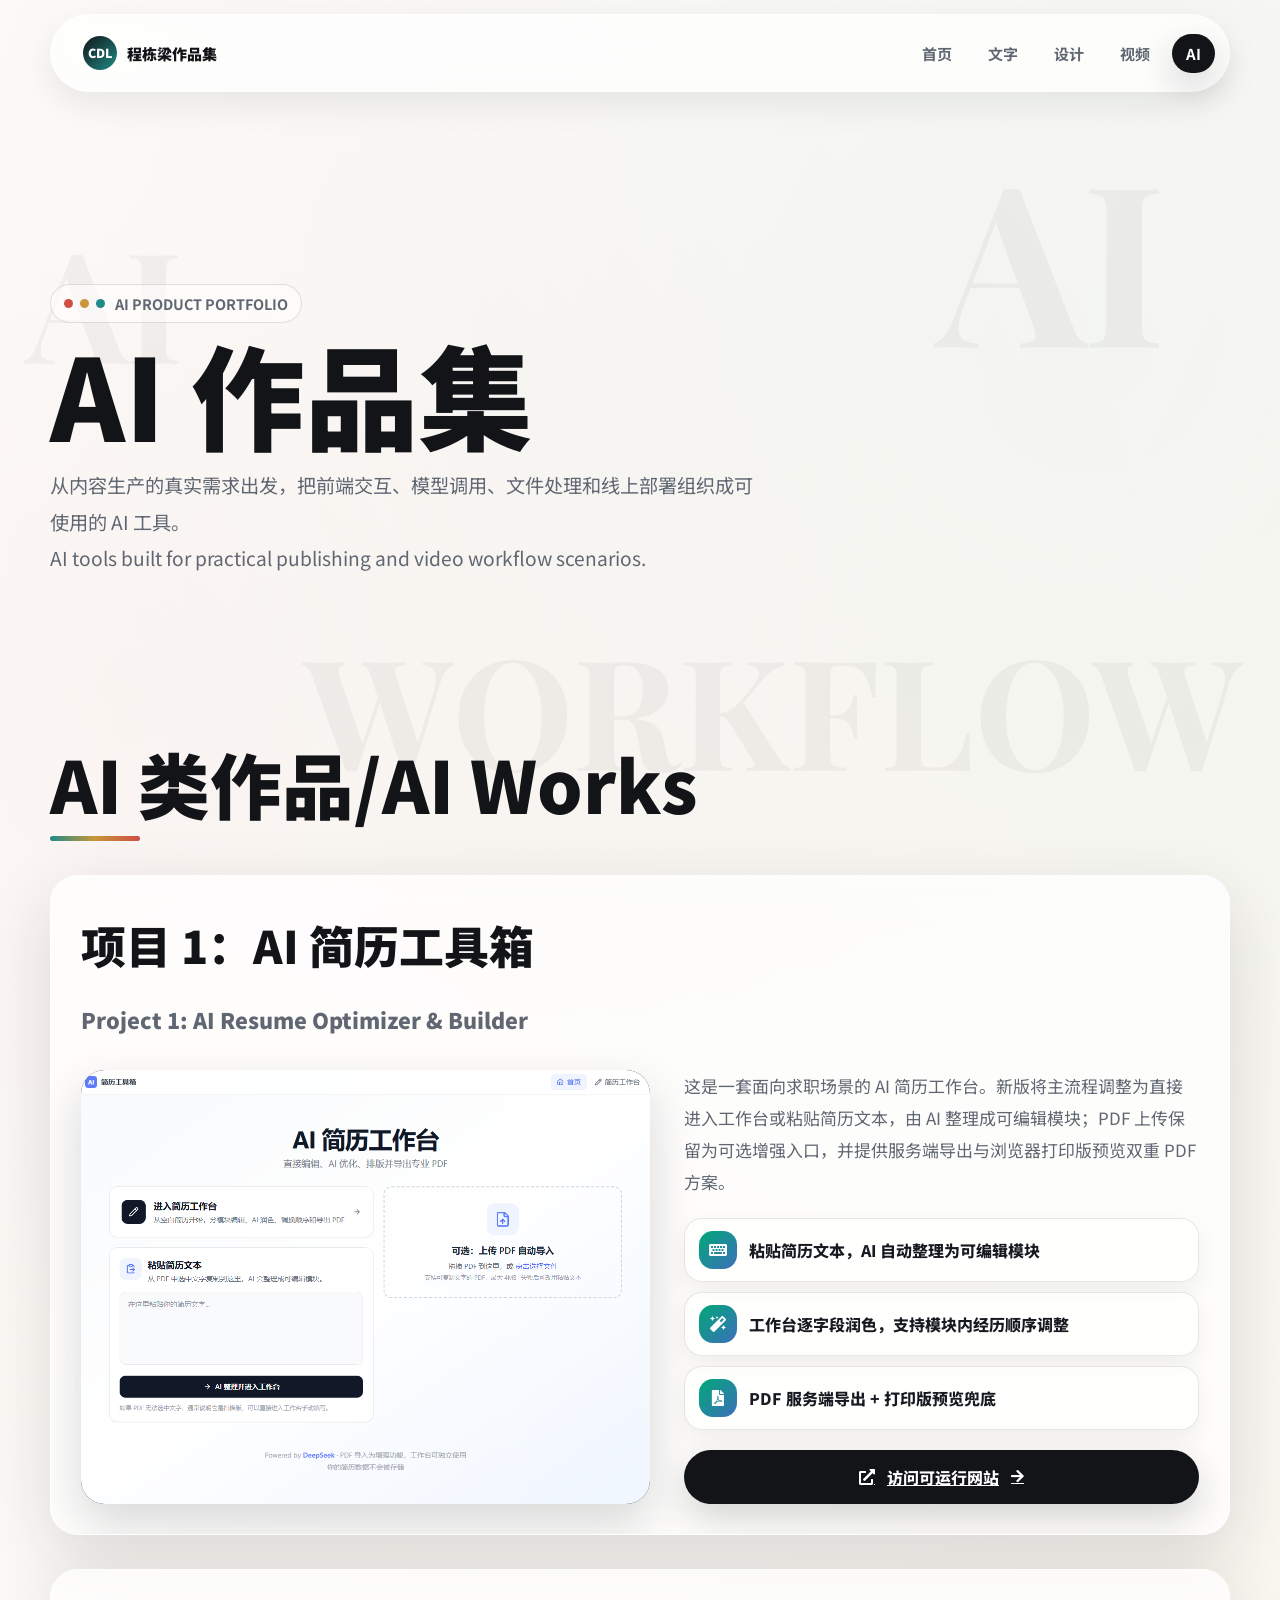
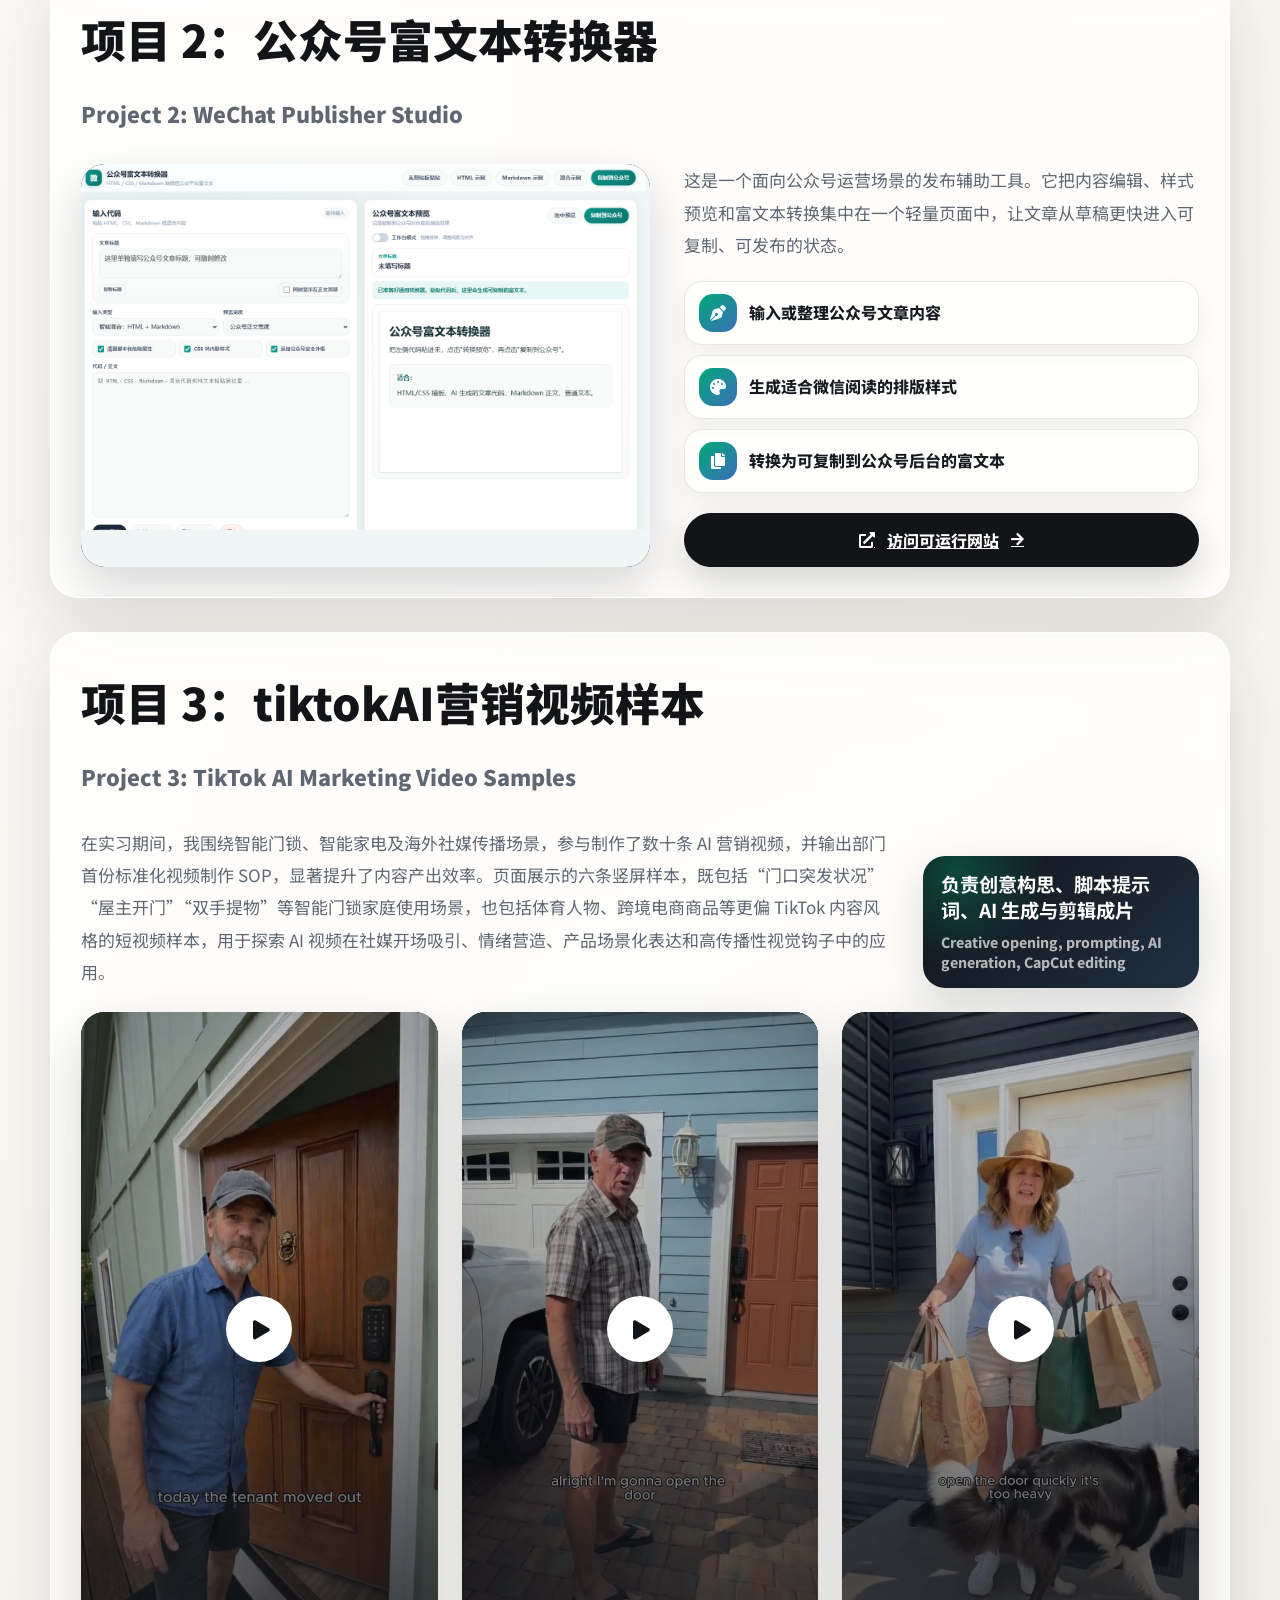
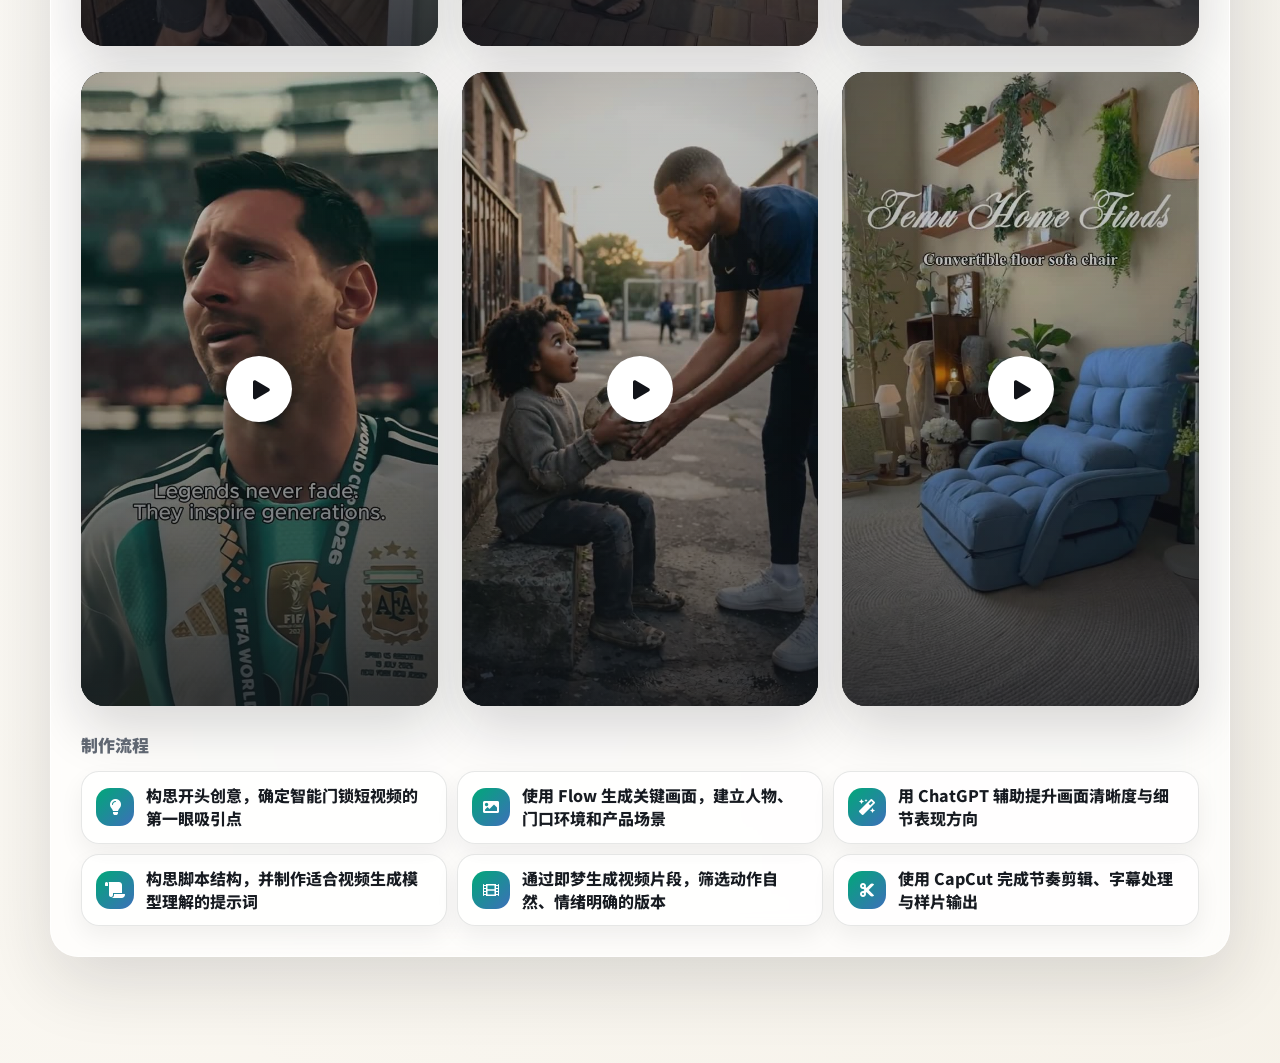
<file: ai.html>
<!DOCTYPE html>
<html lang="zh-CN">
<head>
    <meta charset="UTF-8">
    <meta name="viewport" content="width=device-width, initial-scale=1.0">
    <title>AI 作品集 | 程栋梁作品集</title>
    <link rel="preconnect" href="https://fonts.googleapis.com">
    <link rel="preconnect" href="https://fonts.gstatic.com" crossorigin>
    <link href="https://fonts.googleapis.com/css2?family=Noto+Sans+SC:wght@400;500;700;900&family=Playfair+Display:wght@600;700&display=swap" rel="stylesheet">
    <link rel="stylesheet" href="https://cdnjs.cloudflare.com/ajax/libs/font-awesome/5.15.3/css/all.min.css">
    <link rel="stylesheet" href="portfolio-refresh.css">
    <style>
        html {
            overflow-x: hidden;
        }

        body.ai-trend {
            --accent-1: #00a878;
            --accent-2: #3d6fba;
            --accent-3: #c9973a;
            --trend-a: rgba(0,168,120,0.22);
            --trend-b: rgba(61,111,186,0.22);
            --trend-c: rgba(201,151,58,0.18);
            margin: 0;
            overflow-x: hidden;
        }

        body.ai-trend .trend-nav .brand i,
        body.ai-trend .project:after,
        body.ai-trend h3:before,
        body.ai-trend .project-link:hover {
            background: linear-gradient(135deg, var(--accent-1), var(--accent-2));
        }

        .scroll-progress {
            position: fixed;
            top: 0;
            left: 0;
            z-index: 200;
            width: 0;
            height: 4px;
            background: linear-gradient(90deg, var(--accent-1), var(--accent-3), var(--accent-2));
            box-shadow: 0 0 18px rgba(0,168,120,0.32);
        }

        .floating-element {
            position: fixed;
            z-index: -1;
            color: rgba(17,19,24,0.045);
            font-family: "Playfair Display", serif;
            font-size: clamp(4rem, 12vw, 10rem);
            font-weight: 700;
            letter-spacing: 0;
            pointer-events: none;
        }

        .floating-element.fe-1 {
            left: 2vw;
            top: 22vh;
        }

        .floating-element.fe-2 {
            right: 3vw;
            bottom: 10vh;
        }

        .fade-in,
        .ai-overview {
            opacity: 0;
            transform: translateY(22px);
            transition: opacity 0.65s ease, transform 0.65s cubic-bezier(.2,.8,.2,1);
        }

        .fade-in.is-visible,
        .ai-overview.is-visible {
            opacity: 1;
            transform: translateY(0);
        }

        body.ai-trend header {
            position: relative;
            display: grid;
            grid-template-columns: minmax(0, 1fr);
            align-items: end;
            gap: clamp(22px, 4vw, 44px);
        }

        body.ai-trend header:after {
            content: "AI";
            position: absolute;
            right: clamp(24px, 5vw, 76px);
            top: clamp(18px, 4vw, 52px);
            color: rgba(255,255,255,0.08);
            font-family: "Playfair Display", serif;
            font-size: clamp(6rem, 18vw, 14rem);
            font-weight: 700;
            line-height: 1;
            pointer-events: none;
        }

        .home-link {
            display: inline-flex;
            align-items: center;
            gap: 9px;
            margin-bottom: 22px;
            padding: 10px 14px;
            border-radius: 999px;
            color: white;
            background: rgba(255,255,255,0.14);
            text-decoration: none;
            font-weight: 700;
            transition: transform 0.22s ease, background 0.22s ease;
        }

        .home-link:hover {
            transform: translateY(-2px);
            background: rgba(255,255,255,0.22);
        }

        .ai-badge {
            display: inline-flex;
            width: fit-content;
            align-items: center;
            gap: 10px;
            margin-bottom: 18px;
            padding: 10px 14px;
            border-radius: 999px;
            color: #111318;
            background: linear-gradient(135deg, #ffffff, #f1ede4);
            font-weight: 900;
            letter-spacing: 0;
        }

        body.ai-trend .subtitle {
            max-width: 760px;
            color: rgba(255,255,255,0.78);
            font-size: clamp(1rem, 1.8vw, 1.18rem);
            line-height: 1.85;
        }

        .ai-overview {
            margin-bottom: 34px;
        }

        .ai-overview p {
            max-width: 920px;
            margin: 0 auto;
            color: #535b68;
            font-size: clamp(1rem, 1.6vw, 1.14rem);
            line-height: 1.9;
            text-align: center;
        }

        body.ai-trend .project {
            padding: clamp(18px, 3vw, 30px);
        }

        .ai-project-layout {
            display: grid;
            grid-template-columns: minmax(0, 1.05fr) minmax(320px, 0.95fr);
            gap: clamp(20px, 3vw, 34px);
            align-items: stretch;
        }

        .ai-preview {
            position: relative;
            min-height: 360px;
            overflow: hidden;
            border-radius: 24px;
            background: #111318;
            box-shadow: 0 20px 48px rgba(17,19,24,0.16);
        }

        .ai-preview img {
            width: 100%;
            height: 100%;
            min-height: 360px;
            object-fit: cover;
            object-position: top center;
            transition: transform 0.7s ease;
        }

        .ai-preview:hover img {
            transform: scale(1.04);
        }

        .ai-detail {
            display: flex;
            flex-direction: column;
            justify-content: space-between;
            gap: 20px;
            min-width: 0;
        }

        .ai-detail p {
            margin: 0;
            color: #535b68;
            line-height: 1.9;
        }

        .workflow-grid {
            display: grid;
            gap: 10px;
        }

        .workflow-step {
            display: grid;
            grid-template-columns: 38px minmax(0, 1fr);
            gap: 12px;
            align-items: center;
            padding: 12px 14px;
            border: 1px solid rgba(17,19,24,0.1);
            border-radius: 18px;
            background: rgba(255,255,255,0.72);
            box-shadow: 0 10px 24px rgba(17,19,24,0.06);
        }

        .workflow-step i {
            display: grid;
            place-items: center;
            width: 38px;
            height: 38px;
            border-radius: 14px;
            color: white;
            background: linear-gradient(135deg, var(--accent-1), var(--accent-2));
        }

        .workflow-step span {
            color: #171B21;
            font-weight: 800;
            line-height: 1.45;
        }

        .ai-video-project {
            overflow: hidden;
        }

        .ai-video-intro {
            display: grid;
            grid-template-columns: minmax(0, 1fr) minmax(260px, 0.34fr);
            gap: clamp(18px, 3vw, 30px);
            align-items: end;
            margin-bottom: 24px;
        }

        .ai-video-intro p {
            margin: 0;
            max-width: 860px;
            color: #535b68;
            line-height: 1.9;
        }

        .ai-video-role {
            padding: 16px 18px;
            border-radius: 22px;
            color: white;
            background:
                radial-gradient(circle at 12% 12%, rgba(0,168,120,0.34), transparent 34%),
                linear-gradient(135deg, #111318, #203040);
            box-shadow: 0 18px 42px rgba(17,19,24,0.15);
        }

        .ai-video-role strong,
        .ai-video-role span {
            display: block;
        }

        .ai-video-role strong {
            font-size: 1.2rem;
            line-height: 1.35;
        }

        .ai-video-role span {
            margin-top: 8px;
            color: rgba(255,255,255,0.68);
            font-size: 0.88rem;
            font-weight: 800;
        }

        .ai-video-showcase {
            display: grid;
            grid-template-columns: repeat(3, minmax(0, 1fr));
            gap: clamp(14px, 2.4vw, 24px);
            margin: 20px 0 26px;
        }

        .ai-video-card {
            min-width: 0;
        }

        .ai-video-frame {
            position: relative;
            display: block;
            aspect-ratio: 9 / 16;
            overflow: hidden;
            border-radius: 24px;
            background: #111318;
            box-shadow: 0 22px 54px rgba(17,19,24,0.16);
        }

        .ai-video-frame img,
        .ai-video-frame video {
            width: 100%;
            height: 100%;
            object-fit: cover;
            transition: transform 0.7s ease;
        }

        .ai-video-frame:hover img,
        .ai-video-frame:hover video {
            transform: scale(1.04);
        }

        .ai-video-frame video {
            display: block;
            cursor: pointer;
        }

        .ai-video-frame video::-webkit-media-controls {
            z-index: 2;
        }

        .video-placeholder {
            position: absolute;
            inset: 0;
            display: grid;
            place-items: center;
            padding: 22px;
            border: 0;
            color: white;
            background: #111318;
            cursor: pointer;
            font: inherit;
            text-align: center;
            overflow: hidden;
        }

        .video-placeholder:after {
            content: "";
            position: absolute;
            inset: 0;
            background:
                linear-gradient(to bottom, rgba(17,19,24,0.04), rgba(17,19,24,0.62)),
                radial-gradient(circle at 50% 42%, transparent 0%, rgba(17,19,24,0.18) 54%, rgba(17,19,24,0.5) 100%);
        }

        .video-placeholder img {
            position: absolute;
            inset: 0;
            width: 100%;
            height: 100%;
            object-fit: cover;
        }

        .video-placeholder span {
            position: relative;
            z-index: 1;
            display: grid;
            place-items: center;
            width: 66px;
            height: 66px;
            border-radius: 50%;
            color: #111318;
            background: white;
            box-shadow: 0 16px 34px rgba(0,0,0,0.2);
        }

        .video-placeholder span i {
            margin-left: 4px;
            font-size: 1.2rem;
        }


        .ai-process-title {
            margin: 6px 0 14px;
            color: #111318;
            font-size: 1.15rem;
            font-weight: 900;
        }

        .ai-process-grid {
            grid-template-columns: repeat(3, minmax(0, 1fr));
        }

        .ai-actions {
            display: grid;
            grid-template-columns: minmax(0, 1fr);
            gap: 12px;
        }

        body.ai-trend .project-link {
            position: relative;
            display: inline-flex;
            align-items: center;
            justify-content: center;
            gap: 12px;
            width: 100%;
            min-height: 58px;
            margin: 0;
            overflow: hidden;
            border-radius: 18px;
            color: white;
            background:
                linear-gradient(135deg, rgba(0,168,120,0.98), rgba(61,111,186,0.98)),
                radial-gradient(circle at 16% 0%, rgba(255,255,255,0.28), transparent 34%);
            box-shadow: 0 18px 36px rgba(0,168,120,0.18), 0 10px 24px rgba(61,111,186,0.16);
            font-size: 1rem;
            font-weight: 900;
            letter-spacing: 0;
            text-align: center;
            transition: transform 0.24s ease, box-shadow 0.24s ease, filter 0.24s ease;
        }

        body.ai-trend .project-link:before {
            content: "";
            position: absolute;
            inset: 0;
            background: linear-gradient(90deg, transparent, rgba(255,255,255,0.28), transparent);
            transform: translateX(-120%);
            transition: transform 0.5s ease;
        }

        body.ai-trend .project-link:after {
            content: "\f061";
            position: relative;
            z-index: 1;
            font-family: "Font Awesome 5 Free";
            font-weight: 900;
            font-size: 0.92rem;
            transition: transform 0.24s ease;
        }

        body.ai-trend .project-link i,
        body.ai-trend .project-link span {
            position: relative;
            z-index: 1;
        }

        body.ai-trend .project-link:hover {
            color: white;
            filter: saturate(1.08);
            transform: translateY(-3px);
            box-shadow: 0 22px 44px rgba(0,168,120,0.22), 0 14px 30px rgba(61,111,186,0.2);
        }

        body.ai-trend .project-link:hover:before {
            transform: translateX(120%);
        }

        body.ai-trend .project-link:hover:after {
            transform: translateX(4px);
        }

        body.ai-trend footer {
            margin-bottom: 28px;
        }

        @media (max-width: 980px) {
            body.ai-trend header,
            .ai-project-layout {
                grid-template-columns: 1fr;
            }

            .ai-actions {
                grid-template-columns: 1fr;
            }

            .ai-video-intro,
            .ai-process-grid {
                grid-template-columns: 1fr;
            }
        }

        @media (max-width: 640px) {
            .ai-preview,
            .ai-preview img {
                min-height: 280px;
            }

            .ai-video-showcase {
                grid-template-columns: 1fr;
            }

            .ai-video-frame {
                max-height: 560px;
            }

            .workflow-step {
                grid-template-columns: 34px minmax(0, 1fr);
            }

            .workflow-step i {
                width: 34px;
                height: 34px;
            }
        }
    </style>
</head>
<body class="trend-page ai-trend">
    <div class="scroll-progress"></div>
    <nav class="trend-nav" aria-label="作品分类导航">
        <a class="brand" href="index.html"><i>CDL</i><span>程栋梁作品集</span></a>
        <div class="links">
            <a href="index.html">首页</a>
            <a href="text.html">文字</a>
            <a href="design.html">设计</a>
            <a href="video.html">视频</a>
            <a class="active" href="ai.html">AI</a>
        </div>
    </nav>

    <span class="floating-element fe-1">AI</span>
    <span class="floating-element fe-2">WORKFLOW</span>

    <div class="page-container">
        <header>
            <div>
                <div class="back-to-home">
                    <a href="index.html" class="home-link">
                        <i class="fas fa-home"></i> 返回首页 / Home
                    </a>
                </div>
                <div class="ai-badge"><i class="fas fa-microchip"></i> AI PRODUCT PORTFOLIO</div>
                <h1>AI 作品集</h1>
                <p class="subtitle">
                    从内容生产的真实需求出发，把前端交互、模型调用、文件处理和线上部署组织成可使用的 AI 工具。<br>
                    AI tools built for practical publishing and video workflow scenarios.
                </p>
            </div>
        </header>

        <section class="ai-overview">
            <h2><span class="section-title-cn">AI 类作品</span><span class="section-title-sep">/</span><span class="section-title-en">AI Works</span></h2>
        </section>

        <section aria-label="AI 项目列表">
            <div class="project fade-in">
                <h3>项目 1：AI 简历工具箱<br><span class="english-subtitle">Project 1: AI Resume Optimizer & Builder</span></h3>
                <div class="ai-project-layout">
                    <div class="ai-preview">
                        <img src="assets/ai-resume-preview.png" alt="AI 简历工具箱网页预览">
                    </div>
                    <div class="ai-detail">
                        <p>
                            这是一套面向求职场景的 AI 简历工作台。新版将主流程调整为直接进入工作台或粘贴简历文本，由 AI 整理成可编辑模块；PDF 上传保留为可选增强入口，并提供服务端导出与浏览器打印版预览双重 PDF 方案。
                        </p>
                        <div class="workflow-grid">
                            <div class="workflow-step"><i class="fas fa-keyboard"></i><span>粘贴简历文本，AI 自动整理为可编辑模块</span></div>
                            <div class="workflow-step"><i class="fas fa-magic"></i><span>工作台逐字段润色，支持模块内经历顺序调整</span></div>
                            <div class="workflow-step"><i class="fas fa-file-pdf"></i><span>PDF 服务端导出 + 打印版预览兜底</span></div>
                        </div>
                        <div class="ai-actions">
                            <a class="project-link" href="https://ai-resume-optimizer-khaki.vercel.app" target="_blank" rel="noopener noreferrer">
                                <i class="fas fa-external-link-alt"></i> 访问可运行网站
                            </a>
                        </div>
                    </div>
                </div>
            </div>

            <div class="project fade-in">
                <h3>项目 2：公众号富文本转换器<br><span class="english-subtitle">Project 2: WeChat Publisher Studio</span></h3>
                <div class="ai-project-layout">
                    <div class="ai-preview">
                        <img src="assets/ai-wechat-preview.png" alt="公众号富文本转换器网页预览">
                    </div>
                    <div class="ai-detail">
                        <p>
                            这是一个面向公众号运营场景的发布辅助工具。它把内容编辑、样式预览和富文本转换集中在一个轻量页面中，让文章从草稿更快进入可复制、可发布的状态。
                        </p>
                        <div class="workflow-grid">
                            <div class="workflow-step"><i class="fas fa-pen-nib"></i><span>输入或整理公众号文章内容</span></div>
                            <div class="workflow-step"><i class="fas fa-palette"></i><span>生成适合微信阅读的排版样式</span></div>
                            <div class="workflow-step"><i class="fas fa-copy"></i><span>转换为可复制到公众号后台的富文本</span></div>
                        </div>
                        <div class="ai-actions">
                            <a class="project-link" href="https://kchen2897-png.github.io/wechat-publisher-studio/" target="_blank" rel="noopener noreferrer">
                                <i class="fas fa-external-link-alt"></i> 访问可运行网站
                            </a>
                        </div>
                    </div>
                </div>
            </div>

            <div class="project fade-in ai-video-project" id="ai-video-samples">
                <h3>项目 3：tiktokAI营销视频样本<br><span class="english-subtitle">Project 3: TikTok AI Marketing Video Samples</span></h3>
                <div class="ai-video-intro">
                    <p>
                        在实习期间，我围绕智能门锁、智能家电及海外社媒传播场景，参与制作了数十条 AI 营销视频，并输出部门首份标准化视频制作 SOP，显著提升了内容产出效率。页面展示的六条竖屏样本，既包括“门口突发状况”“屋主开门”“双手提物”等智能门锁家庭使用场景，也包括体育人物、跨境电商商品等更偏 TikTok 内容风格的短视频样本，用于探索 AI 视频在社媒开场吸引、情绪营造、产品场景化表达和高传播性视觉钩子中的应用。
                    </p>
                    <div class="ai-video-role">
                        <strong>负责创意构思、脚本提示词、AI 生成与剪辑成片</strong>
                        <span>Creative opening, prompting, AI generation, CapCut editing</span>
                    </div>
                </div>

                <div class="ai-video-showcase" aria-label="tiktokAI营销视频样本">
                    <div class="ai-video-card">
                        <div class="ai-video-frame">
                            <button class="video-placeholder" type="button" data-video-src="assets/optimized-video/kadish-ai-video-01-web.mp4" data-video-poster="assets/video-posters/kadish-ai-video-01-web.jpg" aria-label="播放 AI 营销视频样本 1">
                                <img src="assets/video-posters/kadish-ai-video-01-web.jpg" alt="" loading="lazy" decoding="async">
                                <span><i class="fas fa-play"></i></span>
                            </button>
                        </div>
                    </div>
                    <div class="ai-video-card">
                        <div class="ai-video-frame">
                            <button class="video-placeholder" type="button" data-video-src="assets/optimized-video/kadish-ai-video-02-web.mp4" data-video-poster="assets/video-posters/kadish-ai-video-02-web.jpg" aria-label="播放 AI 营销视频样本 2">
                                <img src="assets/video-posters/kadish-ai-video-02-web.jpg" alt="" loading="lazy" decoding="async">
                                <span><i class="fas fa-play"></i></span>
                            </button>
                        </div>
                    </div>
                    <div class="ai-video-card">
                        <div class="ai-video-frame">
                            <button class="video-placeholder" type="button" data-video-src="assets/optimized-video/kadish-ai-video-03-web.mp4" data-video-poster="assets/video-posters/kadish-ai-video-03-web.jpg" aria-label="播放 AI 营销视频样本 3">
                                <img src="assets/video-posters/kadish-ai-video-03-web.jpg" alt="" loading="lazy" decoding="async">
                                <span><i class="fas fa-play"></i></span>
                            </button>
                        </div>
                    </div>
                </div>

                <div class="ai-video-showcase" aria-label="补充AI营销视频样本">
                    <div class="ai-video-card">
                        <div class="ai-video-frame">
                            <button class="video-placeholder" type="button" data-video-src="assets/optimized-video/ai-video-messi-web.mp4" data-video-poster="assets/video-posters/ai-video-messi-web.jpg" aria-label="播放 AI 营销视频样本 4">
                                <img src="assets/video-posters/ai-video-messi-web.jpg" alt="" loading="lazy" decoding="async">
                                <span><i class="fas fa-play"></i></span>
                            </button>
                        </div>
                    </div>
                    <div class="ai-video-card">
                        <div class="ai-video-frame">
                            <button class="video-placeholder" type="button" data-video-src="assets/optimized-video/ai-video-mbappe-web.mp4" data-video-poster="assets/video-posters/ai-video-mbappe-web.jpg" aria-label="播放 AI 营销视频样本 5">
                                <img src="assets/video-posters/ai-video-mbappe-web.jpg" alt="" loading="lazy" decoding="async">
                                <span><i class="fas fa-play"></i></span>
                            </button>
                        </div>
                    </div>
                    <div class="ai-video-card">
                        <div class="ai-video-frame">
                            <button class="video-placeholder" type="button" data-video-src="assets/optimized-video/ai-video-temu-web.mp4" data-video-poster="assets/video-posters/ai-video-temu-web.jpg" aria-label="播放 AI 营销视频样本 6">
                                <img src="assets/video-posters/ai-video-temu-web.jpg" alt="" loading="lazy" decoding="async">
                                <span><i class="fas fa-play"></i></span>
                            </button>
                        </div>
                    </div>
                </div>

                <div>
                    <p class="ai-process-title">制作流程</p>
                    <div class="workflow-grid ai-process-grid">
                        <div class="workflow-step"><i class="fas fa-lightbulb"></i><span>构思开头创意，确定智能门锁短视频的第一眼吸引点</span></div>
                        <div class="workflow-step"><i class="fas fa-image"></i><span>使用 Flow 生成关键画面，建立人物、门口环境和产品场景</span></div>
                        <div class="workflow-step"><i class="fas fa-magic"></i><span>用 ChatGPT 辅助提升画面清晰度与细节表现方向</span></div>
                        <div class="workflow-step"><i class="fas fa-scroll"></i><span>构思脚本结构，并制作适合视频生成模型理解的提示词</span></div>
                        <div class="workflow-step"><i class="fas fa-film"></i><span>通过即梦生成视频片段，筛选动作自然、情绪明确的版本</span></div>
                        <div class="workflow-step"><i class="fas fa-cut"></i><span>使用 CapCut 完成节奏剪辑、字幕处理与样片输出</span></div>
                    </div>
                </div>

            </div>
        </section>
    </div>

    <script>
        (() => {
            const pauseOtherVideos = (activeVideo) => {
                document.querySelectorAll('.ai-video-showcase video').forEach((video) => {
                    if (video !== activeVideo && !video.paused) video.pause();
                });
            };

            document.querySelectorAll('.video-placeholder').forEach((button) => {
                button.addEventListener('click', () => {
                    const video = document.createElement('video');
                    video.src = button.dataset.videoSrc;
                    video.poster = button.dataset.videoPoster;
                    video.controls = true;
                    video.preload = 'metadata';
                    video.playsInline = true;
                    video.addEventListener('play', () => pauseOtherVideos(video));
                    button.replaceWith(video);
                    video.play().catch(() => {});
                }, { once: true });
            });
        })();

        const progress = document.querySelector(".scroll-progress");
        const updateProgress = () => {
            const scrollTop = window.scrollY;
            const scrollHeight = document.documentElement.scrollHeight - window.innerHeight;
            const progressWidth = scrollHeight > 0 ? (scrollTop / scrollHeight) * 100 : 0;
            progress.style.width = `${progressWidth}%`;
        };

        const fadeEls = document.querySelectorAll(".fade-in, .ai-overview");
        const observer = new IntersectionObserver((entries) => {
            entries.forEach((entry) => {
                if (entry.isIntersecting) {
                    entry.target.classList.add("is-visible");
                    observer.unobserve(entry.target);
                }
            });
        }, { threshold: 0.12 });

        fadeEls.forEach((el) => observer.observe(el));
        window.addEventListener("scroll", updateProgress, { passive: true });
        updateProgress();
    </script>
</body>
</html>
</file>
<file: portfolio-refresh.css>
body.trend-page {
    max-width: none;
    color: #111318;
    background:
        linear-gradient(135deg, rgba(255,255,255,0.88), rgba(246,248,255,0.76)),
        radial-gradient(circle at 8% 10%, var(--trend-a, rgba(255,92,119,0.24)), transparent 30%),
        radial-gradient(circle at 88% 2%, var(--trend-b, rgba(50,196,255,0.22)), transparent 34%),
        radial-gradient(circle at 74% 88%, var(--trend-c, rgba(255,194,71,0.2)), transparent 30%),
        #f5f7fb;
}

body.trend-page * {
    letter-spacing: 0 !important;
}

body.trend-page:before {
    background:
        linear-gradient(rgba(17,19,24,0.045) 1px, transparent 1px),
        linear-gradient(90deg, rgba(17,19,24,0.045) 1px, transparent 1px);
    background-size: 42px 42px;
    opacity: 1;
}

body.design-trend {
    --accent-1: #00d084;
    --accent-2: #8b5cf6;
    --accent-3: #facc15;
    --trend-a: rgba(0,208,132,0.24);
    --trend-b: rgba(139,92,246,0.24);
    --trend-c: rgba(250,204,21,0.19);
}

body.video-trend {
    --accent-1: #38bdf8;
    --accent-2: #f43f5e;
    --accent-3: #a3e635;
    --trend-a: rgba(56,189,248,0.24);
    --trend-b: rgba(244,63,94,0.22);
    --trend-c: rgba(163,230,53,0.18);
}

body.trend-page .page-container {
    width: min(1520px, calc(100% - clamp(20px, 3vw, 42px)));
    margin: 0 auto;
    padding: 0 0 72px;
}

.trend-nav {
    position: sticky;
    top: 14px;
    z-index: 100;
    width: min(1520px, calc(100% - clamp(20px, 3vw, 42px)));
    margin: 14px auto 0;
    display: flex;
    align-items: center;
    justify-content: space-between;
    gap: 14px;
    padding: 12px 14px;
    border: 1px solid rgba(255,255,255,0.68);
    border-radius: 24px;
    background: rgba(255,255,255,0.68);
    backdrop-filter: blur(18px);
    box-shadow: 0 18px 46px rgba(17,19,24,0.12);
}

.trend-nav .brand {
    display: inline-flex;
    align-items: center;
    gap: 10px;
    font-weight: 700;
    color: #111318;
}

.trend-nav .brand i {
    display: grid;
    place-items: center;
    width: 34px;
    height: 34px;
    border-radius: 12px;
    color: white;
    background: linear-gradient(135deg, var(--accent-1, #ff5c77), var(--accent-2, #32c4ff));
}

.trend-nav .links {
    display: flex;
    flex-wrap: wrap;
    justify-content: flex-end;
    gap: 8px;
}

.trend-nav a {
    padding: 9px 13px;
    border-radius: 999px;
    color: #535b68;
    font-weight: 700;
    text-decoration: none;
    transition: all 0.22s ease;
}

.trend-nav a:hover,
.trend-nav a.active {
    color: white;
    background: #111318;
    box-shadow: 0 10px 24px rgba(17,19,24,0.16);
}

body.trend-page header {
    margin: 28px 0 52px;
    padding: clamp(54px, 8vw, 96px) clamp(22px, 5vw, 72px);
    overflow: hidden;
    text-align: left;
    border: 0;
    border-radius: 34px;
    background:
        linear-gradient(135deg, rgba(17,19,24,0.92), rgba(30,40,62,0.9)),
        radial-gradient(circle at 86% 20%, var(--accent-2, rgba(50,196,255,0.6)), transparent 28%);
    box-shadow: 0 30px 90px rgba(17,19,24,0.2);
}

body.trend-page header:before {
    height: 100%;
    background: linear-gradient(90deg, var(--accent-1, #ff5c77), var(--accent-3, #ffc247), var(--accent-2, #32c4ff));
    opacity: 0.14;
}

body.trend-page h1 {
    max-width: 900px;
    margin: 0 0 20px;
    color: white;
    font-size: clamp(3rem, 8vw, 6.8rem);
    line-height: 0.98;
    letter-spacing: 0;
    text-shadow: none;
}

body.trend-page h1:after {
    left: 0;
    bottom: -16px;
    transform: none;
    width: 170px;
    height: 6px;
    background: linear-gradient(90deg, var(--accent-1, #ff5c77), var(--accent-3, #ffc247), var(--accent-2, #32c4ff));
}

body.trend-page .subtitle {
    max-width: 760px;
    margin-top: 34px;
    color: rgba(255,255,255,0.78);
    font-size: clamp(1rem, 2vw, 1.32rem);
    letter-spacing: 0;
}

body.trend-page .subtitle:before,
body.trend-page .subtitle:after {
    display: none;
}

body.trend-page .press-badge,
body.trend-page .design-badge {
    color: #111318;
    border: 0;
    border-radius: 999px;
    background: white;
    box-shadow: none;
    letter-spacing: 0;
}

body.trend-page .back-to-home {
    display: none;
}

body.trend-page h2 {
    margin: 56px 0 28px;
    color: #111318;
    border: 0;
    font-size: clamp(2rem, 5vw, 4.2rem);
    line-height: 1;
    letter-spacing: 0;
    text-align: left;
}

body.trend-page h2:before {
    display: none;
}

body.trend-page h2:after {
    content: "";
    display: block;
    width: 110px;
    height: 6px;
    margin-top: 18px;
    border-radius: 999px;
    background: linear-gradient(90deg, var(--accent-1, #ff5c77), var(--accent-2, #32c4ff));
}

body.trend-page .content-section {
    padding: 0;
}

body.trend-page .project,
body.trend-page .emphasized-paragraph {
    margin-bottom: 34px;
    padding: clamp(22px, 4vw, 42px);
    border: 1px solid rgba(255,255,255,0.76);
    border-top: 0;
    border-radius: 30px;
    background: rgba(255,255,255,0.78);
    backdrop-filter: blur(18px);
    box-shadow: 0 24px 60px rgba(17,19,24,0.11);
}

body.trend-page .project:hover,
body.trend-page .emphasized-paragraph:hover {
    transform: translateY(-6px);
    box-shadow: 0 32px 90px rgba(17,19,24,0.16);
}

body.trend-page .project:after {
    width: 180px;
    height: 180px;
    background: linear-gradient(135deg, var(--accent-1, #ff5c77), var(--accent-2, #32c4ff));
    opacity: 0.1;
    border-radius: 0 0 0 100%;
    clip-path: none;
}

body.trend-page h3 {
    margin: 6px 0 28px;
    padding-left: 0;
    color: #111318;
    font-size: clamp(1.7rem, 3.5vw, 3rem);
    letter-spacing: 0;
}

body.trend-page h3:before {
    display: none;
}

body.trend-page h4,
body.trend-page h5,
body.trend-page h6,
body.trend-page .process-title {
    letter-spacing: 0;
}

body.trend-page .english-subtitle {
    color: #667085;
    font-size: clamp(1rem, 2vw, 1.35rem);
    letter-spacing: 0;
}

body.trend-page .project-showcase {
    display: grid;
    grid-template-columns: minmax(0, 1fr) auto;
    align-items: end;
    gap: 18px;
    padding: 18px;
    border-radius: 24px;
    background: #111318;
}

body.trend-page .project-image-container {
    border-radius: 20px;
    border: 0;
    box-shadow: none;
    background: transparent;
}

body.trend-page .project-showcase img,
body.trend-page .content-image {
    border-radius: 20px;
}

body.trend-page .project-link,
body.trend-page .image-view-original-link {
    border: 0;
    border-radius: 999px;
    color: #111318;
    background: white;
    box-shadow: 0 14px 28px rgba(0,0,0,0.16);
    white-space: nowrap;
}

body.trend-page .project-link:hover,
body.trend-page .image-view-original-link:hover {
    color: white;
    background: linear-gradient(135deg, var(--accent-1, #ff5c77), var(--accent-2, #32c4ff));
}

body.design-trend .project-showcase {
    position: relative;
    grid-template-columns: minmax(0, 1.45fr) minmax(300px, 0.55fr);
    align-items: stretch;
    gap: clamp(18px, 3vw, 34px);
    min-height: 360px;
    padding: clamp(16px, 2.4vw, 30px);
    overflow: hidden;
    border-radius: 32px;
    background:
        radial-gradient(circle at 10% 12%, rgba(0,208,132,0.36), transparent 26%),
        radial-gradient(circle at 92% 10%, rgba(139,92,246,0.34), transparent 30%),
        linear-gradient(135deg, #0f172a, #111827 56%, #0b1020);
    box-shadow: inset 0 1px 0 rgba(255,255,255,0.14), 0 28px 72px rgba(17,19,24,0.18);
}

body.design-trend .project-showcase:before {
    content: "";
    position: absolute;
    inset: 18px;
    border: 1px solid rgba(255,255,255,0.1);
    border-radius: 25px;
    background:
        linear-gradient(rgba(255,255,255,0.05) 1px, transparent 1px),
        linear-gradient(90deg, rgba(255,255,255,0.05) 1px, transparent 1px);
    background-size: 32px 32px;
    pointer-events: none;
    mask-image: linear-gradient(90deg, rgba(0,0,0,0.86), rgba(0,0,0,0.22));
}

body.design-trend .project-showcase:after {
    content: "VISUAL";
    position: absolute;
    right: clamp(18px, 4vw, 48px);
    top: clamp(18px, 4vw, 44px);
    color: rgba(255,255,255,0.06);
    font-family: 'Playfair Display', serif;
    font-size: clamp(3.3rem, 8vw, 7.6rem);
    font-weight: 700;
    line-height: 1;
    pointer-events: none;
}

body.design-trend .project-image-container {
    position: relative;
    z-index: 1;
    align-self: center;
    padding: 14px;
    border-radius: 24px;
    background:
        linear-gradient(135deg, rgba(255,255,255,0.95), rgba(255,255,255,0.72)),
        linear-gradient(135deg, var(--accent-1), var(--accent-2));
    box-shadow: 0 28px 62px rgba(0,0,0,0.35);
    transform: rotate(-1deg);
}

body.design-trend .project-image-container:hover {
    transform: translateY(-5px) rotate(0deg);
}

body.design-trend .project-showcase img {
    width: 100%;
    max-height: 430px;
    object-fit: contain;
    border-radius: 18px;
    box-shadow: 0 12px 26px rgba(17,19,24,0.14);
}

body.design-trend .project-link-container {
    position: relative;
    z-index: 1;
    display: flex;
    min-height: 100%;
    flex-direction: column;
    justify-content: flex-end;
    gap: 16px;
    padding: clamp(8px, 2vw, 18px);
}

body.design-trend .project-link-container:before {
    content: "设计成稿预览";
    display: block;
    max-width: 300px;
    color: white;
    font-size: clamp(1.7rem, 3vw, 2.7rem);
    line-height: 1.08;
    font-weight: 800;
}

body.design-trend .project-link-container:after {
    content: "以品牌信息、场景图像与版式秩序构建视觉传播重点。";
    display: block;
    max-width: 320px;
    margin-bottom: 8px;
    color: rgba(255,255,255,0.66);
    font-size: 0.98rem;
    line-height: 1.7;
}

body.design-trend .project-link {
    display: inline-flex;
    align-items: center;
    justify-content: center;
    gap: 10px;
    min-height: 58px;
    padding: 15px 22px;
    border-radius: 18px;
    color: #111318;
    background: white;
    box-shadow: 0 18px 40px rgba(0,0,0,0.25);
    white-space: normal;
    text-align: center;
    font-weight: 800;
}

body.design-trend .project-showcase:has(.gallery) {
    display: block;
    min-height: auto;
    padding: clamp(18px, 3vw, 36px);
}

body.design-trend .project-showcase.poster-showcase {
    display: block;
    min-height: auto;
    padding: clamp(18px, 3vw, 36px);
}

body.design-trend .project-showcase:has(.gallery):after {
    content: "GALLERY";
}

body.design-trend .project-showcase.poster-showcase:after {
    content: "GALLERY";
}

body.design-trend .gallery-controls {
    position: relative;
    z-index: 2;
    display: flex;
    align-items: center;
    justify-content: space-between;
    gap: 14px;
    margin-bottom: 18px;
}

body.design-trend .gallery-control-title {
    display: inline-flex;
    align-items: center;
    gap: 9px;
    color: rgba(255,255,255,0.82);
    font-size: 0.92rem;
    font-weight: 800;
}

body.design-trend .gallery-control-title:before {
    content: "";
    width: 9px;
    height: 9px;
    border-radius: 999px;
    background: var(--accent-1);
    box-shadow: 16px 0 0 var(--accent-2), 32px 0 0 var(--accent-3);
}

body.design-trend .gallery-buttons {
    display: inline-flex;
    gap: 8px;
}

body.design-trend .gallery-buttons button {
    display: grid;
    place-items: center;
    width: 42px;
    height: 42px;
    border: 1px solid rgba(255,255,255,0.18);
    border-radius: 14px;
    color: white;
    background: rgba(255,255,255,0.11);
    box-shadow: 0 12px 26px rgba(0,0,0,0.18);
    cursor: pointer;
    transition: transform 0.2s ease, background 0.2s ease;
}

body.design-trend .gallery-buttons button:hover {
    transform: translateY(-2px);
    background: rgba(255,255,255,0.2);
}

body.design-trend .project-showcase:has(.gallery) .image-container {
    position: relative;
    z-index: 1;
}

body.design-trend .project-showcase:has(.gallery) img {
    max-height: none;
    object-fit: contain;
}

body.design-trend .gallery {
    position: relative;
    z-index: 1;
    display: flex;
    gap: clamp(16px, 2.4vw, 26px);
    margin: 0;
    padding: 4px 4px 20px;
    overflow-x: auto;
    overflow-y: hidden;
    scroll-behavior: smooth;
    scroll-snap-type: x mandatory;
    scrollbar-width: thin;
    scrollbar-color: rgba(255,255,255,0.48) rgba(255,255,255,0.08);
}

body.design-trend .gallery-row {
    display: contents;
}

body.design-trend .gallery-item {
    display: flex;
    min-width: 0;
    overflow: hidden;
    flex: 0 0 clamp(300px, 37vw, 460px);
    flex-direction: column;
    border: 1px solid rgba(255,255,255,0.22);
    border-radius: 24px;
    background: rgba(255,255,255,0.92);
    box-shadow: 0 22px 48px rgba(0,0,0,0.22);
    scroll-snap-align: start;
    cursor: pointer;
    transition: transform 0.25s ease, box-shadow 0.25s ease, flex-basis 0.28s ease;
}

body.design-trend .gallery-item:hover,
body.design-trend .gallery-item.is-open {
    transform: translateY(-6px);
    box-shadow: 0 30px 72px rgba(0,0,0,0.28);
}

body.design-trend .gallery-item.wide {
    flex-basis: clamp(420px, 54vw, 640px);
    grid-column: auto;
    width: auto;
}

body.design-trend .gallery-item.square {
    flex-basis: clamp(280px, 30vw, 380px);
    grid-column: auto;
    width: auto;
}

body.design-trend .gallery-item .image-container {
    display: grid;
    place-items: center;
    width: 100%;
    padding: 14px;
    overflow: visible;
    background:
        linear-gradient(135deg, rgba(250,250,250,0.98), rgba(235,239,246,0.92)),
        linear-gradient(rgba(17,19,24,0.035) 1px, transparent 1px),
        linear-gradient(90deg, rgba(17,19,24,0.035) 1px, transparent 1px);
    background-size: auto, 22px 22px, 22px 22px;
}

body.design-trend .gallery-item.wide .image-container,
body.design-trend .gallery-item.square .image-container {
    padding-top: 14px;
}

body.design-trend .gallery-item.wide .image-container {
    min-height: 190px;
}

body.design-trend .gallery-item.square .image-container {
    min-height: 330px;
}

body.design-trend .gallery-item .image-container img {
    position: static;
    width: 100%;
    height: auto;
    max-height: none;
    object-fit: contain;
    object-position: center;
    border-radius: 14px;
    box-shadow: 0 10px 24px rgba(17,19,24,0.12);
}

body.design-trend .gallery-item.wide .image-container img {
    max-height: 210px;
}

body.design-trend .gallery-item.square .image-container img {
    max-height: 360px;
}

body.design-trend .gallery-item:hover img {
    transform: none;
}

body.design-trend .gallery-caption {
    flex: 1;
    padding: 18px;
    background: white;
    transition: padding 0.25s ease;
}

body.design-trend .gallery-caption h4 {
    margin: 0 0 8px;
    color: #111318;
    font-size: 1.02rem;
    line-height: 1.35;
}

body.design-trend .gallery-caption h4:after {
    display: none;
}

body.design-trend .gallery-caption p {
    margin: 0;
    color: #5b6472;
    font-size: 0.9rem;
    line-height: 1.65;
    max-height: 0;
    overflow: hidden;
    opacity: 0;
    transition: max-height 0.28s ease, opacity 0.24s ease;
}

body.design-trend .gallery-item:hover .gallery-caption p,
body.design-trend .gallery-item.is-open .gallery-caption p {
    max-height: 220px;
    opacity: 1;
}

body.design-trend .poster-viewer {
    position: relative;
    z-index: 1;
    display: grid;
    grid-template-columns: 1fr;
    align-items: stretch;
    gap: clamp(14px, 1.8vw, 22px);
}

body.design-trend .poster-stage {
    position: relative;
    display: grid;
    grid-template-rows: minmax(0, 1fr);
    align-content: center;
    min-height: auto;
    padding: clamp(8px, 1.2vw, 14px);
    overflow: hidden;
    border-radius: 28px;
    background:
        linear-gradient(135deg, rgba(255,255,255,0.98), rgba(237,242,247,0.94)),
        linear-gradient(rgba(17,19,24,0.04) 1px, transparent 1px),
        linear-gradient(90deg, rgba(17,19,24,0.04) 1px, transparent 1px);
    background-size: auto, 28px 28px, 28px 28px;
    box-shadow: 0 28px 70px rgba(0,0,0,0.3);
}

body.design-trend .poster-stage.is-wide {
    align-self: center;
}

body.design-trend .poster-stage.is-mural-wide {
    grid-template-rows: minmax(0, 1fr);
    align-content: center;
    align-self: center;
    min-height: auto;
}

body.design-trend .poster-stage.is-tall,
body.design-trend .poster-stage.is-square {
    min-height: clamp(460px, 54vw, 660px);
}

body.design-trend .poster-stage:before {
    content: "";
    position: absolute;
    inset: 8px;
    border: 1px solid rgba(17,19,24,0.08);
    border-radius: 22px;
    pointer-events: none;
}

body.design-trend .poster-stage-top {
    position: relative;
    z-index: 2;
    display: none;
    align-items: center;
    justify-content: space-between;
    gap: 14px;
    margin-bottom: 12px;
    color: #475569;
    font-size: 0.84rem;
    font-weight: 800;
}

body.design-trend .poster-stage-top span:first-child {
    display: inline-grid;
    place-items: center;
    min-width: 42px;
    height: 32px;
    border-radius: 999px;
    color: white;
    background: #111318;
}

body.design-trend .poster-artboard {
    position: relative;
    z-index: 1;
    display: grid;
    place-items: center;
    justify-self: center;
    width: 100%;
    min-height: 0;
    padding: clamp(4px, 0.8vw, 10px);
    border-radius: 20px;
    background: rgba(255,255,255,0.28);
    box-shadow: inset 0 0 0 1px rgba(17,19,24,0.04);
}

body.design-trend .poster-stage.is-wide .poster-artboard {
    aspect-ratio: var(--poster-ratio, 16 / 7);
}

body.design-trend .poster-stage.is-ultrawide .poster-artboard {
    aspect-ratio: var(--poster-ratio, 18 / 5);
}

body.design-trend .poster-stage.is-mural-wide .poster-artboard {
    align-self: center;
    width: 100%;
    aspect-ratio: var(--poster-ratio, 4 / 1);
}

body.design-trend .poster-stage.is-square .poster-artboard {
    width: min(100%, 760px);
    aspect-ratio: var(--poster-ratio, 1 / 1);
}

body.design-trend .poster-stage.is-tall .poster-artboard {
    width: min(100%, 620px);
    aspect-ratio: var(--poster-ratio, 4 / 5);
}

body.design-trend .poster-artboard img {
    width: auto;
    height: auto;
    max-width: 100%;
    max-height: 100%;
    object-fit: contain;
    border-radius: 14px;
    box-shadow: 0 18px 44px rgba(17,19,24,0.18);
}

body.design-trend .poster-stage.is-ultrawide .poster-artboard img {
    width: 100%;
}

body.design-trend .poster-stage.is-mural-wide .poster-artboard img {
    width: 100%;
    height: 100%;
    object-fit: contain;
}

body.design-trend .poster-panel {
    display: grid;
    grid-template-columns: minmax(0, 1fr) auto;
    align-items: end;
    align-self: stretch;
    gap: clamp(14px, 2vw, 22px);
    min-height: 0;
    padding: clamp(14px, 1.8vw, 20px);
    text-align: left;
    border: 1px solid rgba(255,255,255,0.18);
    border-radius: 28px;
    color: white;
    background:
        linear-gradient(180deg, rgba(255,255,255,0.13), rgba(255,255,255,0.05)),
        rgba(5, 10, 24, 0.72);
    box-shadow: inset 0 1px 0 rgba(255,255,255,0.12);
}

body.design-trend .poster-kicker {
    display: inline-flex;
    width: fit-content;
    padding: 8px 11px;
    border-radius: 999px;
    color: #111318;
    background: linear-gradient(135deg, var(--accent-1), var(--accent-3));
    font-size: 0.78rem;
    font-weight: 900;
}

body.design-trend .poster-panel h4 {
    margin: 12px 0 10px;
    padding: 0;
    border: 0;
    color: white;
    font-size: clamp(1.28rem, 1.9vw, 1.85rem);
    line-height: 1.25;
    text-wrap: balance;
}

body.design-trend .poster-panel h4:after {
    display: none;
}

body.design-trend .poster-panel p {
    margin: 0;
    color: rgba(255,255,255,0.66);
    font-size: 0.9rem;
    line-height: 1.7;
    max-height: clamp(88px, 9vw, 132px);
    overflow: auto;
    padding-right: 12px;
    scrollbar-gutter: stable;
    scrollbar-width: thin;
    scrollbar-color: rgba(255,255,255,0.34) rgba(255,255,255,0.05);
}

body.design-trend .poster-panel p::-webkit-scrollbar {
    width: 8px;
}

body.design-trend .poster-panel p::-webkit-scrollbar-track {
    border-radius: 999px;
    background: rgba(255,255,255,0.05);
}

body.design-trend .poster-panel p::-webkit-scrollbar-thumb {
    min-height: 48px;
    border: 2px solid rgba(12,17,31,0.78);
    border-radius: 999px;
    background: linear-gradient(180deg, rgba(255,255,255,0.58), rgba(255,255,255,0.18));
}

body.design-trend .poster-panel p::-webkit-scrollbar-thumb:hover {
    background: linear-gradient(180deg, rgba(255,255,255,0.72), rgba(255,255,255,0.28));
}

body.design-trend .poster-actions {
    display: grid;
    grid-template-columns: 44px 44px minmax(136px, 1fr);
    gap: 10px;
    justify-content: flex-start;
    min-width: min(100%, 300px);
    margin-top: 0;
    padding-top: 0;
    border-top: 0;
}

body.design-trend .poster-actions button,
body.design-trend .poster-actions a {
    display: inline-flex;
    align-items: center;
    justify-content: center;
    gap: 8px;
    min-height: 44px;
    padding: 10px 14px;
    border: 1px solid rgba(255,255,255,0.18);
    border-radius: 999px;
    color: white;
    background: rgba(255,255,255,0.1);
    font-weight: 800;
    cursor: pointer;
    text-decoration: none;
}

body.design-trend .poster-actions button {
    width: 44px;
    padding: 0;
}

body.design-trend .poster-actions a {
    grid-column: 3;
    color: #111318;
    border-color: transparent;
    background: linear-gradient(135deg, #ffffff, #eef2f7);
    width: 100%;
    min-width: 136px;
    min-height: 44px;
    padding-inline: 18px;
    white-space: nowrap;
    box-shadow: 0 14px 30px rgba(0,0,0,0.22);
    transition: transform 0.2s ease, box-shadow 0.2s ease, background 0.2s ease;
}

body.design-trend .poster-actions a:hover {
    transform: translateY(-2px);
    background: linear-gradient(135deg, #ffffff, #dfe8f5);
    box-shadow: 0 18px 36px rgba(0,0,0,0.28);
}

body.design-trend .poster-thumb-rail {
    grid-column: 1 / -1;
    position: relative;
    z-index: 2;
    display: flex;
    gap: 12px;
    margin-top: 4px;
    padding: 14px 4px 8px;
    border-top: 1px solid rgba(255,255,255,0.12);
    overflow-x: auto;
    overflow-y: hidden;
    scroll-snap-type: x mandatory;
    scrollbar-width: thin;
    scrollbar-color: rgba(255,255,255,0.34) rgba(255,255,255,0.06);
}

body.design-trend .poster-thumb-rail::-webkit-scrollbar {
    height: 8px;
}

body.design-trend .poster-thumb-rail::-webkit-scrollbar-track {
    border-radius: 999px;
    background: rgba(255,255,255,0.06);
}

body.design-trend .poster-thumb-rail::-webkit-scrollbar-thumb {
    border: 2px solid rgba(8,12,24,0.78);
    border-radius: 999px;
    background: linear-gradient(90deg, rgba(255,255,255,0.54), rgba(255,255,255,0.2));
}

body.design-trend .poster-thumb-rail::-webkit-scrollbar-thumb:hover {
    background: linear-gradient(90deg, rgba(255,255,255,0.68), rgba(255,255,255,0.3));
}

body.design-trend .poster-thumb {
    display: grid;
    grid-template-columns: 52px minmax(0, 1fr);
    align-items: center;
    gap: 10px;
    flex: 0 0 clamp(190px, 22vw, 250px);
    min-height: 76px;
    padding: 9px;
    border: 1px solid rgba(255,255,255,0.18);
    border-radius: 18px;
    color: white;
    background: rgba(255,255,255,0.1);
    cursor: pointer;
    text-align: left;
}

body.design-trend .poster-thumb.is-active {
    border-color: rgba(255,255,255,0.66);
    background: rgba(255,255,255,0.22);
}

body.design-trend .poster-thumb img {
    width: 52px;
    height: 52px;
    object-fit: contain;
    border-radius: 10px;
    background: white;
}

body.design-trend .poster-thumb span {
    overflow: hidden;
    color: rgba(255,255,255,0.78);
    font-size: 0.82rem;
    font-weight: 800;
    line-height: 1.35;
    text-overflow: ellipsis;
    display: -webkit-box;
    -webkit-line-clamp: 2;
    -webkit-box-orient: vertical;
}

body.trend-page .project-intro {
    margin-top: 28px;
    border-bottom: 1px solid rgba(17,19,24,0.08);
}

body.trend-page .project-intro:after {
    display: none;
}

body.trend-page .project-intro p,
body.trend-page .project p,
body.trend-page .process-item p,
body.trend-page .role li,
body.trend-page li,
body.trend-page td {
    color: #3f4652;
    font-size: 1.06rem;
}

body.trend-page .english-translation {
    display: block;
    width: 100%;
    margin: 12px 0 18px;
    padding: 12px 16px;
    border-left: 4px solid var(--accent-2, #32c4ff);
    border-radius: 16px;
    background: color-mix(in srgb, var(--accent-2, #32c4ff) 9%, transparent);
    color: #536070;
    line-height: 1.75;
    white-space: normal;
    overflow-wrap: anywhere;
    word-break: normal;
    box-shadow: none;
}

body.trend-page .highlight {
    color: var(--accent-1, #ff5c77);
}

body.trend-page .process {
    padding-left: 26px;
}

body.trend-page .process:before {
    left: 12px;
    width: 3px;
    background: linear-gradient(var(--accent-1, #ff5c77), var(--accent-3, #ffc247), var(--accent-2, #32c4ff));
}

body.trend-page .process-item {
    padding-left: 42px;
    border-radius: 22px;
}

body.trend-page .process-item:before {
    left: 0;
    background: #111318;
    border-color: white;
    box-shadow: 0 0 0 7px color-mix(in srgb, var(--accent-2, #32c4ff) 14%, transparent);
}

body.trend-page .process-item:after {
    display: none;
}

body.trend-page .process-title,
body.trend-page h4,
body.trend-page h5,
body.trend-page h6 {
    color: #111318;
}

body.trend-page .process-title:before,
body.trend-page .project-intro h4:after,
body.trend-page h4:after {
    background: linear-gradient(90deg, var(--accent-1, #ff5c77), var(--accent-2, #32c4ff));
}

body.trend-page .role {
    border: 1px solid rgba(17,19,24,0.08);
    border-radius: 24px;
    background: rgba(17,19,24,0.04);
    box-shadow: none;
}

body.trend-page .role:before {
    border-radius: 999px;
    color: white;
    background: #111318;
    box-shadow: none;
    letter-spacing: 0;
}

body.trend-page table {
    overflow: hidden;
    border-radius: 22px;
    background: rgba(255,255,255,0.78);
}

body.trend-page th {
    color: white;
    background: #111318;
}

body.trend-page .video-container {
    padding: 18px;
    border-radius: 28px;
    background: #111318;
    box-shadow: 0 28px 78px rgba(17,19,24,0.2);
}

body.trend-page .video-container iframe {
    border-radius: 22px;
}

body.trend-page .video-container p {
    margin-bottom: 0;
}

body.video-trend .video-container {
    position: static;
    width: 100%;
    max-width: 1040px;
    margin: clamp(24px, 4vw, 42px) auto clamp(30px, 5vw, 54px);
    padding: clamp(14px, 2vw, 22px);
    padding-bottom: clamp(14px, 2vw, 22px);
    border: 1px solid rgba(255,255,255,0.78);
    border-radius: 26px;
    background:
        linear-gradient(135deg, rgba(255,255,255,0.94), rgba(245,248,252,0.82)),
        rgba(255,255,255,0.9);
    box-shadow: 0 24px 68px rgba(17,19,24,0.14);
    overflow: hidden;
}

body.video-trend .video-container iframe {
    position: static;
    display: block;
    width: 100%;
    height: auto;
    min-height: 430px;
    aspect-ratio: 16 / 9;
    border: 0;
    border-radius: 18px;
    background: #05070a;
    box-shadow: 0 18px 40px rgba(17,19,24,0.18);
}

body.video-trend .video-container p {
    display: flex;
    justify-content: center;
    margin: 18px 0 0;
    text-align: center;
}

body.video-trend .video-container .project-link {
    width: auto;
    max-width: 100%;
    padding: 11px 18px;
    border: 1px solid rgba(17,19,24,0.1);
    border-radius: 999px;
    color: #111318;
    background: rgba(255,255,255,0.92);
    box-shadow: 0 12px 28px rgba(17,19,24,0.1);
    white-space: normal;
}

body.video-trend .video-container .project-link:hover {
    color: white;
    background: #111318;
}

body.trend-page footer {
    margin-top: 42px;
    border-radius: 30px;
    color: white;
    background: #111318;
    box-shadow: 0 24px 64px rgba(17,19,24,0.16);
}

body.trend-page .footer-quote,
body.trend-page .copyright,
body.trend-page footer p {
    color: rgba(255,255,255,0.78);
}

@media (max-width: 820px) {
    .trend-nav {
        align-items: flex-start;
        flex-direction: column;
    }

    .trend-nav .links {
        width: 100%;
        display: grid;
        grid-template-columns: repeat(4, 1fr);
    }

    .trend-nav a {
        text-align: center;
        padding-inline: 8px;
    }

    body.trend-page .project-showcase {
        grid-template-columns: 1fr;
    }

    body.design-trend .project-showcase {
        min-height: auto;
    }

    body.design-trend .project-image-container {
        transform: none;
    }

    body.design-trend .project-link-container:before,
    body.design-trend .project-link-container:after {
        max-width: none;
    }

    body.design-trend .gallery {
        padding-bottom: 16px;
    }

    body.design-trend .gallery-item.wide,
    body.design-trend .gallery-item.square {
        grid-column: 1;
        flex-basis: min(86vw, 420px);
    }

    body.design-trend .gallery-item.wide .image-container,
    body.design-trend .gallery-item.square .image-container {
        min-height: auto;
    }

    body.design-trend .poster-viewer {
        grid-template-columns: 1fr;
    }

    body.design-trend .poster-stage {
        min-height: 420px;
    }

    body.design-trend .poster-panel {
        grid-template-columns: 1fr;
    }

    body.design-trend .poster-thumb-rail {
        display: flex;
    }

    body.trend-page .project-link,
    body.trend-page .image-view-original-link {
        width: 100%;
        justify-content: center;
        white-space: normal;
    }

    body.video-trend .video-container {
        margin: 22px auto 36px;
        padding: 10px;
        border-radius: 20px;
    }

    body.video-trend .video-container iframe {
        min-height: 0;
        border-radius: 15px;
    }

    body.video-trend .video-container p {
        margin-top: 12px;
    }
}

/* Responsive guardrails for the refreshed portfolio pages. */
html,
body,
body.trend-page {
    width: 100%;
    max-width: 100%;
    overflow-x: hidden;
}

body.trend-page,
body.trend-page * {
    box-sizing: border-box;
}

body.trend-page .page-container,
.trend-nav {
    max-width: calc(100vw - clamp(20px, 3vw, 42px));
}

body.trend-page h1,
body.trend-page h2,
body.trend-page h3,
body.trend-page .subtitle,
body.trend-page .project,
body.trend-page .project p,
body.trend-page .project li,
body.trend-page .emphasized-paragraph,
body.trend-page .english-translation,
body.trend-page .english-text {
    max-width: 100%;
    overflow-wrap: anywhere;
    word-break: break-word;
}

body.trend-page h2 {
    line-height: 1.08;
    text-wrap: balance;
}

body.trend-page h2 .section-title-cn,
body.trend-page h2 .section-title-sep,
body.trend-page h2 .section-title-en {
    display: inline;
}

@media (max-width: 820px) {
    .trend-nav {
        width: calc(100vw - 24px) !important;
        max-width: calc(100vw - 24px) !important;
        margin-top: 12px;
        margin-left: auto;
        margin-right: auto;
        overflow: hidden;
    }

    .trend-nav .brand {
        max-width: 100%;
    }

    .trend-nav .links {
        width: 100% !important;
        max-width: 100% !important;
        display: grid;
        grid-template-columns: repeat(4, minmax(0, 1fr));
        gap: 4px;
        overflow: hidden;
    }

    .trend-nav a {
        width: 100%;
        min-width: 0;
        padding-inline: 4px;
        font-size: 0.86rem;
        text-align: center;
        white-space: nowrap;
    }

    body.trend-page .page-container {
        width: calc(100% - 20px);
        max-width: calc(100vw - 20px);
        padding-bottom: 48px;
        overflow: hidden;
    }

    body.trend-page header {
        padding: clamp(46px, 14vw, 68px) clamp(24px, 7vw, 42px);
        width: 100%;
        max-width: 100%;
    }

    body.trend-page h1 {
        font-size: clamp(2rem, 9.4vw, 2.9rem);
        line-height: 1.08;
        white-space: normal !important;
    }

    body.trend-page h2 {
        display: block;
        font-size: clamp(1.45rem, 6.8vw, 2rem);
        line-height: 1.14;
        margin-top: 48px;
        white-space: normal !important;
    }

    body.trend-page h2 .section-title-cn,
    body.trend-page h2 .section-title-en {
        display: block;
    }

    body.trend-page h2 .section-title-sep {
        display: none;
    }

    body.trend-page h2 .section-title-en {
        margin-top: 4px;
        font-size: 0.92em;
    }

    body.trend-page .project,
    body.trend-page .emphasized-paragraph {
        padding: clamp(22px, 7vw, 34px);
    }

    body.trend-page .press-badge,
    body.trend-page .design-badge {
        max-width: 100%;
        white-space: normal;
    }
}

@media (max-width: 460px) {
    .trend-nav {
        width: min(calc(100vw - 20px), 370px) !important;
        max-width: 370px !important;
        border-radius: 20px;
        padding: 10px;
    }

    body.trend-page .page-container {
        width: min(calc(100vw - 20px), 370px) !important;
        max-width: 370px !important;
    }

    .trend-nav .links {
        grid-template-columns: repeat(2, minmax(0, 1fr));
        gap: 6px;
    }

    .trend-nav a {
        padding: 10px 6px;
        font-size: 0.84rem;
    }

    body.trend-page header {
        border-radius: 24px;
        padding-inline: 24px;
    }

    body.trend-page .subtitle {
        font-size: 0.95rem;
    }

    body.trend-page h2 {
        font-size: clamp(1.18rem, 5.8vw, 1.55rem);
    }
}

@media (max-width: 620px) {
    .trend-nav {
        width: min(calc(100vw - 20px), 370px) !important;
        max-width: 370px !important;
        margin-left: 10px !important;
        margin-right: 10px !important;
    }

    body.trend-page .page-container {
        width: min(calc(100vw - 20px), 370px) !important;
        max-width: 370px !important;
        margin-left: 10px !important;
        margin-right: 10px !important;
    }

    .trend-nav .links {
        width: min(100%, 300px) !important;
        margin: 0 auto;
        grid-template-columns: repeat(2, minmax(0, 1fr));
        gap: 6px;
    }

    .trend-nav a {
        padding: 10px 6px;
        font-size: 0.84rem;
    }
}

/* Keep translated notes from painting only behind the first line. */
body.trend-page .project p > .english-translation,
body.trend-page .project li > .english-translation,
body.trend-page .process-item .english-translation,
body.trend-page .role .english-translation,
body.trend-page .emphasized-paragraph .english-translation {
    display: block !important;
    width: 100% !important;
    max-width: 100% !important;
    margin: 12px 0 18px !important;
    padding: 12px 16px !important;
    border-left: 4px solid var(--accent-2, #32c4ff) !important;
    border-radius: 16px !important;
    background: color-mix(in srgb, var(--accent-2, #32c4ff) 9%, transparent) !important;
    line-height: 1.72 !important;
    white-space: normal !important;
    overflow-wrap: anywhere !important;
    word-break: normal !important;
    box-decoration-break: clone;
    -webkit-box-decoration-break: clone;
}

/* Harmonized portfolio color pass only. */
body.trend-page,
body.text-trend,
body.design-trend,
body.video-trend {
    --primary-color: #171B21;
    --secondary-color: #BFA46A;
    --accent-color: #73827A;
    --light-color: #F3F1EA;
    --highlight-color: #8C6257;
    --text-color: #2D3238;
    --text-light: #626A73;
    --english-color: #68717A;
    --gold-light: rgba(191, 164, 106, 0.06);
    --gold-medium: rgba(191, 164, 106, 0.14);
    --gold-dark: rgba(191, 164, 106, 0.34);
    --accent-1: #244D4D;
    --accent-2: #BFA46A;
    --accent-3: #8C6257;
    --trend-a: rgba(36,77,77,0.16);
    --trend-b: rgba(191,164,106,0.16);
    --trend-c: rgba(140,98,87,0.12);
    color: #171B21;
    background:
        linear-gradient(135deg, rgba(255,255,255,0.9), rgba(243,241,234,0.84)),
        radial-gradient(circle at 8% 10%, var(--trend-a), transparent 30%),
        radial-gradient(circle at 88% 2%, var(--trend-b), transparent 34%),
        radial-gradient(circle at 74% 88%, var(--trend-c), transparent 30%),
        #F3F1EA;
}

body.trend-page:before {
    background:
        linear-gradient(rgba(23,27,33,0.038) 1px, transparent 1px),
        linear-gradient(90deg, rgba(23,27,33,0.038) 1px, transparent 1px);
}

.trend-nav {
    border-color: rgba(191,164,106,0.28);
    background: rgba(250,248,242,0.78);
    box-shadow: 0 18px 46px rgba(20,25,31,0.1);
}

.trend-nav .brand,
body.trend-page h2,
body.trend-page h3,
body.trend-page .process-title,
body.trend-page h4,
body.trend-page h5,
body.trend-page h6,
body.trend-page .official-content h4,
body.trend-page .official-clipping {
    color: #171B21;
}

.trend-nav .brand i,
body.trend-page .project:after,
body.trend-page h3:before,
body.trend-page .project-link:hover,
body.trend-page .image-view-original-link:hover,
body.video-trend .video-container .project-link:hover,
body.design-trend .poster-kicker {
    background: linear-gradient(135deg, #244D4D, #BFA46A);
}

.trend-nav a {
    color: #626A73;
}

.trend-nav a:hover,
.trend-nav a.active,
body.trend-page .role:before,
body.trend-page th,
body.trend-page footer,
body.trend-page .video-container,
body.trend-page .official-thumb,
body.trend-page .official-clipping .clip-kicker,
body.design-trend .poster-stage-top span:first-child {
    background: #171B21;
}

body.trend-page header {
    background:
        linear-gradient(135deg, rgba(23,27,33,0.94), rgba(35,45,52,0.92)),
        radial-gradient(circle at 86% 20%, rgba(191,164,106,0.34), transparent 28%);
    box-shadow: 0 30px 90px rgba(20,25,31,0.18);
}

body.trend-page header:before,
body.trend-page h1:after,
body.trend-page h2:after,
body.trend-page .process:before,
body.trend-page .process-title:before,
body.trend-page .project-intro h4:after,
body.trend-page h4:after,
body.trend-page .official-clipping:before {
    background: linear-gradient(90deg, #244D4D, #BFA46A, #8C6257);
}

body.trend-page .project,
body.trend-page .emphasized-paragraph,
body.trend-page .official-article-card,
body.trend-page table {
    border-color: rgba(191,164,106,0.22);
    background: rgba(255,255,255,0.78);
    box-shadow: 0 24px 60px rgba(20,25,31,0.1);
}

body.trend-page .project:hover,
body.trend-page .emphasized-paragraph:hover,
body.trend-page .official-article-card:hover {
    box-shadow: 0 32px 90px rgba(20,25,31,0.14);
}

body.trend-page .english-subtitle,
body.trend-page .project-intro p,
body.trend-page .project p,
body.trend-page .process-item p,
body.trend-page .role li,
body.trend-page li,
body.trend-page td,
body.trend-page .official-note,
body.trend-page .official-clipping p {
    color: #626A73;
}

body.trend-page .project-showcase,
body.design-trend .project-showcase {
    background:
        radial-gradient(circle at 10% 12%, rgba(36,77,77,0.28), transparent 26%),
        radial-gradient(circle at 92% 10%, rgba(191,164,106,0.26), transparent 30%),
        linear-gradient(135deg, #171B21, #202936 56%, #11161D);
    box-shadow: inset 0 1px 0 rgba(255,255,255,0.12), 0 28px 72px rgba(20,25,31,0.16);
}

body.trend-page .project-image-container:before {
    background:
        radial-gradient(circle at 20px 17px, #8C6257 0 6px, transparent 7px),
        radial-gradient(circle at 42px 17px, #BFA46A 0 6px, transparent 7px),
        radial-gradient(circle at 64px 17px, #73827A 0 6px, transparent 7px),
        linear-gradient(90deg, #28323A, #46525A);
}

body.trend-page .project-link,
body.trend-page .image-view-original-link,
body.video-trend .video-container .project-link,
body.design-trend .project-link,
body.design-trend .poster-actions a {
    color: #171B21;
    background: linear-gradient(135deg, #FFFFFF, #F1EDE4);
    box-shadow: 0 16px 34px rgba(20,25,31,0.2);
}

body.trend-page .official-published,
body.trend-page .official-clipping,
body.video-trend .video-container,
body.design-trend .poster-stage {
    background:
        linear-gradient(135deg, rgba(255,255,255,0.96), rgba(243,241,234,0.86)),
        linear-gradient(rgba(23,27,33,0.038) 1px, transparent 1px);
}

body.trend-page .official-clipping em,
body.trend-page .official-date,
body.trend-page .highlight {
    color: #8C6257;
}

body.trend-page .official-date,
body.trend-page .role {
    background: rgba(191,164,106,0.12);
}

body.trend-page .official-meta span {
    color: #626A73;
    background: rgba(23,27,33,0.06);
}

body.trend-page .official-actions a {
    color: white;
    background: #171B21;
    box-shadow: 0 12px 26px rgba(20,25,31,0.14);
}

body.trend-page .official-actions a.secondary {
    color: #171B21;
    background: rgba(191,164,106,0.14);
    box-shadow: none;
}

body.trend-page .project p > .english-translation,
body.trend-page .project li > .english-translation,
body.trend-page .process-item .english-translation,
body.trend-page .role .english-translation,
body.trend-page .emphasized-paragraph .english-translation,
body.trend-page .english-translation {
    border-left-color: #BFA46A !important;
    background: rgba(191,164,106,0.1) !important;
    color: #68717A;
}

body.design-trend .poster-panel {
    border-color: rgba(191,164,106,0.2);
    background:
        linear-gradient(180deg, rgba(255,255,255,0.11), rgba(255,255,255,0.045)),
        rgba(17,22,29,0.78);
}

body.design-trend .poster-stage-top {
    color: #5E6F7D;
}

body.design-trend .poster-panel p,
body.design-trend .poster-thumb span,
body.trend-page .footer-quote,
body.trend-page .copyright,
body.trend-page footer p {
    color: rgba(255,255,255,0.72);
}

body.video-trend footer .footer-quote .english-translation {
    display: inline !important;
    width: auto !important;
    margin: 0 !important;
    padding: 0 !important;
    border: 0 !important;
    border-radius: 0 !important;
    background: transparent !important;
    box-shadow: none !important;
    color: inherit;
}

body.trend-page header {
    display: flex;
    min-height: clamp(320px, 28vw, 400px);
    flex-direction: column;
    align-items: flex-start;
    justify-content: center;
    padding: clamp(68px, 8vw, 118px) clamp(36px, 6vw, 84px);
}

body.trend-page header > h1 {
    display: block;
    max-width: min(100%, 1000px);
    margin: 0;
    font-size: clamp(3.2rem, 7vw, 5.8rem);
    line-height: 1.02;
    text-shadow: 0 16px 44px rgba(0,0,0,0.28);
    animation: none;
}

body.trend-page header > h1:after {
    position: static;
    display: block;
    width: clamp(76px, 8vw, 118px);
    height: 4px;
    margin: clamp(22px, 3vw, 30px) 0 0;
    transform: none;
}

body.trend-page header > .press-badge,
body.trend-page header > .design-badge {
    display: inline-flex;
    width: fit-content;
    align-items: center;
    margin: clamp(34px, 4vw, 50px) 0 0;
    padding: 9px 18px;
    border: 1px solid rgba(255,255,255,0.56);
    background: rgba(255,255,255,0.86);
    color: #171B21;
    font-size: 0.82rem;
    letter-spacing: 0.04em;
}

body.trend-page header > .subtitle {
    max-width: 560px;
    margin: 16px 0 0;
    color: rgba(255,255,255,0.62);
    font-size: clamp(0.96rem, 1.4vw, 1.12rem);
    line-height: 1.75;
}

body.trend-page header > .subtitle .english {
    color: inherit;
    font-size: inherit;
}

@media (max-width: 620px) {
    body.trend-page header {
        min-height: auto;
        padding: clamp(64px, 18vw, 88px) clamp(24px, 7vw, 34px);
    }

    body.trend-page header > h1 {
        font-size: clamp(2rem, 9.4vw, 2.9rem);
    }

    body.trend-page header > .press-badge,
    body.trend-page header > .design-badge {
        margin-top: 28px;
    }

    body.trend-page header > .subtitle {
        max-width: 100%;
        font-size: 0.94rem;
    }
}

body.design-trend .poster-panel p,
body.design-trend .poster-thumb-rail {
    scrollbar-color: rgba(191,164,106,0.44) rgba(255,255,255,0.06);
}

body.design-trend .poster-panel p::-webkit-scrollbar-thumb,
body.design-trend .poster-thumb-rail::-webkit-scrollbar-thumb {
    background: linear-gradient(180deg, rgba(191,164,106,0.58), rgba(255,255,255,0.18));
}

body.video-trend .video-container iframe {
    background: #11161D;
}

/* Homepage-standard visual unification for subpages. */
body.trend-page,
body.text-trend,
body.design-trend,
body.video-trend,
body.ai-trend {
    --ink: #121417;
    --muted: #606772;
    --paper: #f7f3ea;
    --surface: rgba(255, 255, 255, 0.82);
    --line: rgba(18, 20, 23, 0.12);
    --gold: #c9973a;
    --red: #cf4f45;
    --teal: #1f8b87;
    --blue: #3d6fba;
    --shadow: 0 24px 70px rgba(28, 30, 34, 0.14);
    max-width: none !important;
    color: var(--ink) !important;
    font-family: "Noto Sans SC", "Microsoft YaHei", sans-serif !important;
    background:
        linear-gradient(115deg, rgba(255,255,255,0.78), rgba(247,243,234,0.86)),
        radial-gradient(circle at 10% 16%, rgba(207,79,69,0.18), transparent 28%),
        radial-gradient(circle at 85% 8%, rgba(31,139,135,0.18), transparent 30%),
        radial-gradient(circle at 76% 78%, rgba(61,111,186,0.16), transparent 34%),
        var(--paper) !important;
}

body.trend-page:before {
    background-image:
        linear-gradient(rgba(18,20,23,0.045) 1px, transparent 1px),
        linear-gradient(90deg, rgba(18,20,23,0.045) 1px, transparent 1px) !important;
    background-size: 44px 44px !important;
    opacity: 1 !important;
    mask-image: linear-gradient(to bottom, rgba(0,0,0,0.9), rgba(0,0,0,0.2));
}

body.trend-page .page-container {
    width: min(1180px, calc(100% - 40px)) !important;
    padding: 0 0 72px !important;
}

.trend-nav {
    width: min(1180px, calc(100% - 40px)) !important;
    margin: 14px auto 0 !important;
    padding: 12px 14px 12px 18px !important;
    border: 1px solid rgba(255,255,255,0.65) !important;
    border-radius: 999px !important;
    background: rgba(255, 255, 255, 0.74) !important;
    box-shadow: 0 12px 34px rgba(18,20,23,0.08) !important;
    backdrop-filter: blur(18px);
}

.trend-nav .brand {
    gap: 10px !important;
    color: var(--ink) !important;
    font-family: "Noto Sans SC", "Microsoft YaHei", sans-serif !important;
    font-weight: 900 !important;
    letter-spacing: 0 !important;
}

.trend-nav .brand i {
    width: 34px !important;
    height: 34px !important;
    border-radius: 50% !important;
    background: linear-gradient(135deg, var(--ink), var(--teal)) !important;
    color: white !important;
    font-family: "Noto Sans SC", "Microsoft YaHei", sans-serif !important;
    font-size: 0.78rem !important;
    font-style: normal !important;
    font-weight: 900 !important;
    letter-spacing: 0 !important;
}

.trend-nav .links {
    gap: 8px !important;
}

.trend-nav a {
    padding: 9px 14px !important;
    border-radius: 999px !important;
    color: var(--muted) !important;
    font-family: "Noto Sans SC", "Microsoft YaHei", sans-serif !important;
    font-size: 0.94rem !important;
    font-weight: 700 !important;
}

.trend-nav a:hover,
.trend-nav a.active {
    color: white !important;
    background: var(--ink) !important;
    box-shadow: 0 14px 36px rgba(18,20,23,0.18) !important;
}

body.trend-page header {
    display: flex !important;
    min-height: clamp(430px, 48vw, 620px) !important;
    margin: 0 0 28px !important;
    padding: clamp(76px, 12vw, 148px) 0 clamp(58px, 8vw, 86px) !important;
    border: 0 !important;
    border-radius: 0 !important;
    background: transparent !important;
    box-shadow: none !important;
    overflow: visible !important;
}

body.trend-page header:before {
    display: none !important;
}

body.trend-page header > div,
body.ai-trend header > div {
    width: 100%;
}

body.trend-page header h1,
body.trend-page header > h1 {
    max-width: 820px !important;
    margin: 0 0 22px !important;
    color: var(--ink) !important;
    font-family: "Noto Sans SC", "Microsoft YaHei", sans-serif !important;
    font-size: clamp(3.2rem, 9vw, 7.1rem) !important;
    font-weight: 900 !important;
    line-height: 0.92 !important;
    letter-spacing: 0 !important;
    text-shadow: none !important;
    text-transform: none !important;
}

body.trend-page header h1:after,
body.trend-page header > h1:after {
    display: none !important;
}

body.trend-page .press-badge,
body.trend-page .design-badge,
body.ai-trend .ai-badge {
    display: inline-flex !important;
    align-items: center !important;
    gap: 10px !important;
    width: fit-content !important;
    margin: 0 0 18px !important;
    padding: 8px 13px !important;
    border: 1px solid var(--line) !important;
    border-radius: 999px !important;
    color: var(--muted) !important;
    background: rgba(255,255,255,0.58) !important;
    box-shadow: none !important;
    font-family: "Noto Sans SC", "Microsoft YaHei", sans-serif !important;
    font-size: 0.9rem !important;
    font-weight: 700 !important;
    letter-spacing: 0 !important;
    opacity: 1 !important;
    animation: none !important;
}

body.trend-page .press-badge:before,
body.trend-page .design-badge:before,
body.ai-trend .ai-badge:before {
    content: "" !important;
    flex: 0 0 auto !important;
    width: 9px !important;
    height: 9px !important;
    margin-right: 32px !important;
    border-radius: 50% !important;
    background: var(--red) !important;
    box-shadow: 16px 0 0 var(--gold), 32px 0 0 var(--teal) !important;
}

body.ai-trend .ai-badge i {
    display: none !important;
}

body.trend-page header .subtitle,
body.trend-page header > .subtitle,
body.ai-trend .subtitle {
    display: block !important;
    max-width: 720px !important;
    margin: 0 !important;
    color: var(--muted) !important;
    font-family: "Noto Sans SC", "Microsoft YaHei", sans-serif !important;
    font-size: clamp(1rem, 1.8vw, 1.2rem) !important;
    font-weight: 400 !important;
    line-height: 1.9 !important;
    letter-spacing: 0 !important;
    animation: none !important;
}

body.trend-page .subtitle:before,
body.trend-page .subtitle:after {
    display: none !important;
}

body.ai-trend header:after,
.floating-element {
    color: rgba(18,20,23,0.045) !important;
}

body.trend-page h2 {
    margin: 40px 0 34px !important;
    color: var(--ink) !important;
    font-family: "Noto Sans SC", "Microsoft YaHei", sans-serif !important;
    font-size: clamp(2.4rem, 5.6vw, 4.8rem) !important;
    font-weight: 900 !important;
    line-height: 1.05 !important;
    letter-spacing: 0 !important;
}

body.trend-page h2:after {
    width: 90px !important;
    height: 5px !important;
    margin-top: 14px !important;
    background: linear-gradient(90deg, var(--teal), var(--gold), var(--red)) !important;
}

body.trend-page .project,
body.trend-page .emphasized-paragraph,
body.trend-page .official-article-card,
body.trend-page table {
    position: relative !important;
    overflow: hidden !important;
    border: 1px solid rgba(255,255,255,0.7) !important;
    border-radius: 28px !important;
    background: rgba(255,255,255,0.72) !important;
    box-shadow: var(--shadow) !important;
    backdrop-filter: blur(18px);
}

body.trend-page .project:hover,
body.trend-page .emphasized-paragraph:hover,
body.trend-page .official-article-card:hover {
    transform: translateY(-4px) !important;
    box-shadow: 0 28px 78px rgba(28,30,34,0.16) !important;
}

body.trend-page .project:after {
    z-index: 0 !important;
    pointer-events: none !important;
    background: var(--paper) !important;
    opacity: 0.52 !important;
}

body.trend-page .project > * {
    position: relative;
    z-index: 1;
}

body.trend-page h3 {
    color: var(--ink) !important;
    font-family: "Noto Sans SC", "Microsoft YaHei", sans-serif !important;
    font-weight: 900 !important;
    letter-spacing: 0 !important;
}

body.trend-page .english-subtitle,
body.trend-page .project p,
body.trend-page .project li,
body.trend-page .project-intro p,
body.trend-page .process-item p,
body.trend-page td {
    color: var(--muted) !important;
}

body.trend-page .project-showcase,
body.design-trend .project-showcase {
    background:
        linear-gradient(135deg, rgba(18,20,23,0.94), rgba(31,38,48,0.9)),
        radial-gradient(circle at 84% 12%, rgba(201,151,58,0.26), transparent 30%) !important;
    box-shadow: 0 24px 70px rgba(28,30,34,0.16) !important;
}

body.trend-page .project-link,
body.trend-page .image-view-original-link,
body.video-trend .video-container .project-link,
body.design-trend .project-link,
body.design-trend .poster-actions a {
    border: 1px solid var(--line) !important;
    border-radius: 999px !important;
    color: var(--ink) !important;
    background: rgba(255,255,255,0.92) !important;
    box-shadow: 0 14px 36px rgba(18,20,23,0.14) !important;
    font-family: "Noto Sans SC", "Microsoft YaHei", sans-serif !important;
    font-weight: 800 !important;
}

body.trend-page .project-link:hover,
body.trend-page .image-view-original-link:hover,
body.video-trend .video-container .project-link:hover,
body.design-trend .project-link:hover,
body.design-trend .poster-actions a:hover {
    color: white !important;
    background: var(--ink) !important;
}

body.ai-trend .ai-actions .project-link {
    min-height: 54px !important;
    border-color: transparent !important;
    color: white !important;
    background: var(--ink) !important;
    box-shadow: 0 14px 36px rgba(18,20,23,0.18) !important;
}

body.ai-trend .ai-actions .project-link:hover {
    transform: translateY(-3px) !important;
    box-shadow: 0 18px 42px rgba(18,20,23,0.22) !important;
}

body.trend-page .home-link {
    display: none !important;
}

body.trend-page footer {
    border-radius: 28px !important;
    background: var(--ink) !important;
}

@media (max-width: 820px) {
    body.trend-page .page-container,
    .trend-nav {
        width: calc(100% - 24px) !important;
    }

    .trend-nav {
        align-items: center !important;
        border-radius: 22px !important;
    }

    .trend-nav .brand {
        width: 100%;
    }

    body.trend-page header {
        min-height: auto !important;
        padding: 76px 0 48px !important;
    }

    body.trend-page header h1,
    body.trend-page header > h1 {
        font-size: clamp(2.55rem, 12vw, 4rem) !important;
    }
}
</file>
